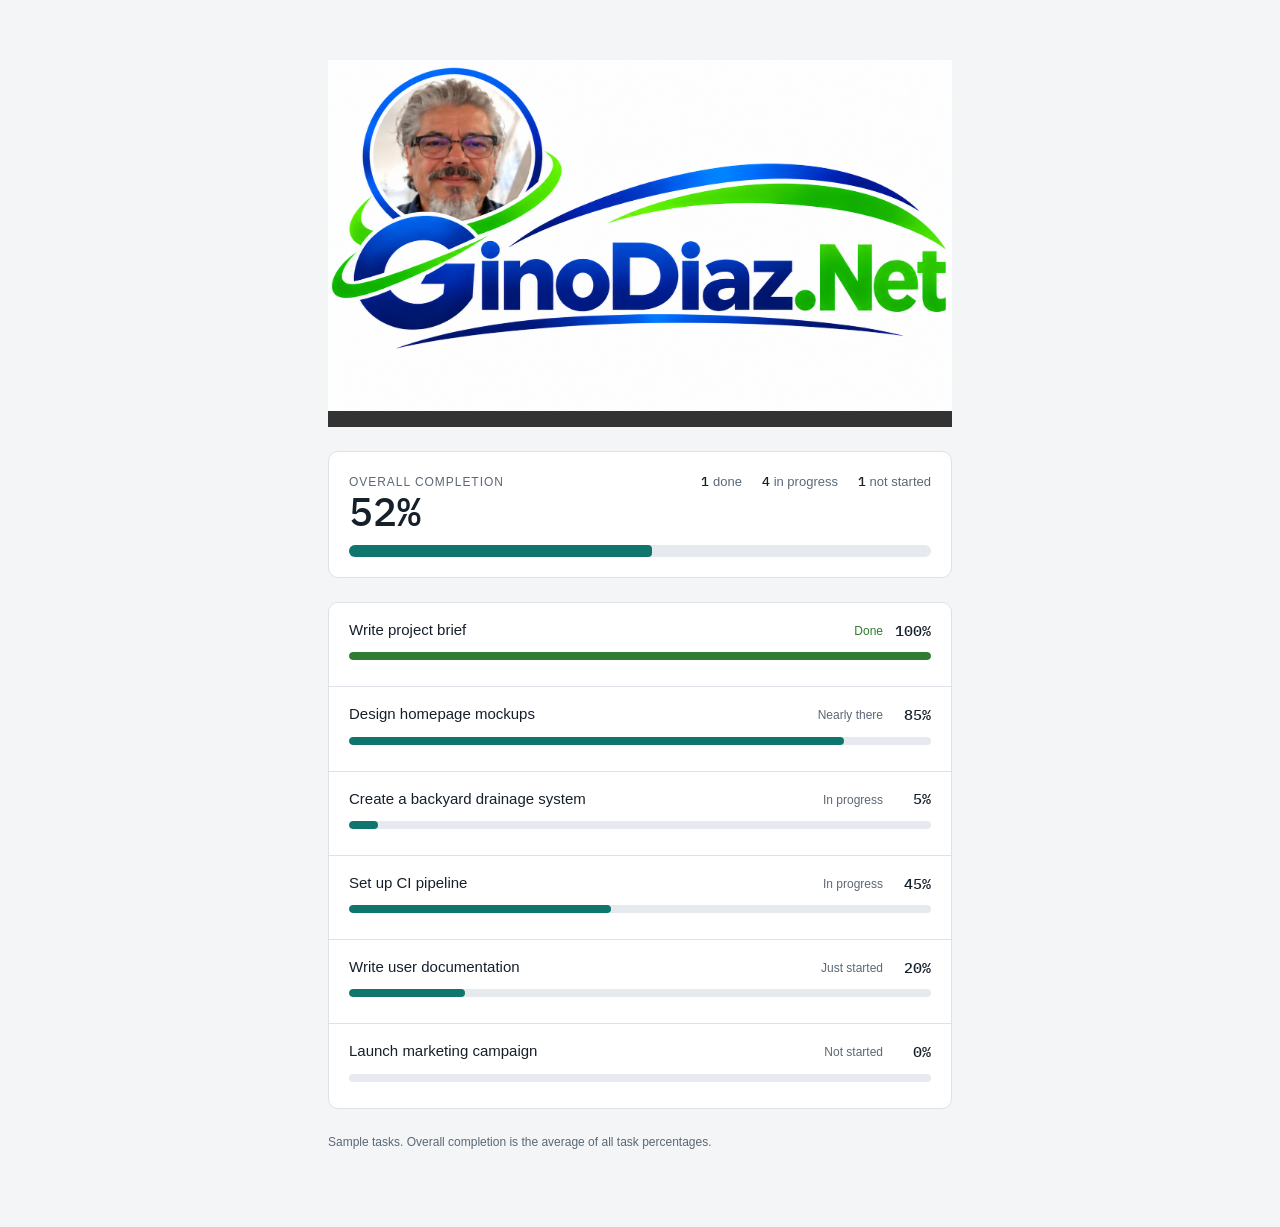
<file: src/index.html>
<!DOCTYPE html>
<html lang="en">
<head>
  <meta charset="UTF-8">
  <meta name="viewport" content="width=device-width, initial-scale=1.0">
  <link rel="stylesheet" href="styles.css">
  <title>GinoDiaz.Net</title>
<link rel="stylesheet" href="https://fonts.googleapis.com/css2?family=IBM+Plex+Mono:wght@400;500&family=IBM+Plex+Sans:wght@400;500;600&display=swap">
<style>
  /* Layout: single centered column, summary strip on top, one row per task with a progress bar beneath */
  :root {
    --bg: #f3f5f7;
    --surface: #ffffff;
    --fg: #16202a;
    --muted: #5b6875;
    --line: #dde2e8;
    --track: #e6eaee;
    --accent: #0f766e;
    --done: #2f7d32;
    --idle: #9aa5b1;
    --font-body: "IBM Plex Sans", system-ui, -apple-system, "Segoe UI", sans-serif;
    --font-data: "IBM Plex Mono", ui-monospace, "SFMono-Regular", Menlo, monospace;
  }
  @media (prefers-color-scheme: dark) {
    :root:not([data-theme="light"]) {
      --bg: #0f1519;
      --surface: #172027;
      --fg: #e8edf1;
      --muted: #93a1ad;
      --line: #27333c;
      --track: #26323b;
      --accent: #2dd4bf;
      --done: #6fcf74;
      --idle: #5d6b77;
      color-scheme: dark;
    }
  }
  :root[data-theme="dark"] {
    --bg: #0f1519;
    --surface: #172027;
    --fg: #e8edf1;
    --muted: #93a1ad;
    --line: #27333c;
    --track: #26323b;
    --accent: #2dd4bf;
    --done: #6fcf74;
    --idle: #5d6b77;
    color-scheme: dark;
  }
  body {
    background: var(--bg);
    color: var(--fg);
    font-family: var(--font-body);
    font-size: 15px;
    line-height: 1.5;
    padding-block: 40px 56px;
    padding-left: max(16px, env(safe-area-inset-left, 0px));
    padding-right: max(16px, env(safe-area-inset-right, 0px));
  }
  main { max-width: 680px; margin: 0 auto; display: flex; flex-direction: column; gap: 24px; }
  header { display: flex; flex-direction: column; gap: 4px; }
  h1 { font-size: 26px; font-weight: 600; margin: 0; letter-spacing: -0.01em; text-wrap: balance; }
  .sub { color: var(--muted); margin: 0; font-size: 14px; }

  .summary {
    background: var(--surface);
    border: 1px solid var(--line);
    border-radius: 10px;
    padding: 20px;
    display: flex; flex-direction: column; gap: 14px;
  }
  .summary-top { display: flex; align-items: baseline; justify-content: space-between; gap: 12px; flex-wrap: wrap; }
  .label { font-size: 12px; letter-spacing: 0.08em; text-transform: uppercase; color: var(--muted); }
  .big { font-family: var(--font-data); font-size: 40px; font-weight: 500; line-height: 1; font-variant-numeric: tabular-nums; }
  .counts { display: flex; gap: 20px; flex-wrap: wrap; font-size: 13px; color: var(--muted); }
  .counts b { font-family: var(--font-data); font-weight: 500; color: var(--fg); font-variant-numeric: tabular-nums; }

  .bar { height: 8px; background: var(--track); border-radius: 4px; overflow: hidden; }
  .bar > span { display: block; height: 100%; border-radius: 4px; background: var(--accent); }
  .bar.done > span { background: var(--done); }
  .bar.idle > span { background: var(--idle); }
  .bar.big-bar { height: 12px; border-radius: 6px; }

  ul { list-style: none; margin: 0; padding: 0; border: 1px solid var(--line); border-radius: 10px; background: var(--surface); }
  li { padding: 16px 20px; display: flex; flex-direction: column; gap: 10px; }
  li + li { border-top: 1px solid var(--line); }
  .row { display: flex; align-items: baseline; justify-content: space-between; gap: 12px; }
  .name { font-weight: 500; min-width: 0; overflow-wrap: anywhere; }
  .meta { display: flex; align-items: center; gap: 12px; flex-shrink: 0; }
  .status { font-size: 12px; color: var(--muted); }
  .pct { font-family: var(--font-data); font-size: 15px; font-weight: 500; min-width: 4ch; text-align: right; font-variant-numeric: tabular-nums; }
  .done-mark { color: var(--done); }

  footer { color: var(--muted); font-size: 12px; }

  @media (max-width: 440px) {
    body { padding-block: 24px 40px; }
    .big { font-size: 34px; }
    li { padding: 14px 16px; }
    .row { flex-wrap: wrap; }
  }
</style>

</head>

<body>
  <main>
    <header style="text-align:center;">
      <img src="img/GinoDiazNet_logo.v01.png"  alt="Mr.Gino" style="max-width: 100%; margin-bottom: 16px;">
    </header>
  <section class="summary" aria-label="Overall progress">
    <div class="summary-top">
      <div>
        <div class="label">Overall completion</div>
        <div class="big">52%</div>
      </div>
      <div class="counts">
        <span><b>1</b> done</span>
        <span><b>4</b> in progress</span>
        <span><b>1</b> not started</span>
      </div>
    </div>
    <div class="bar big-bar" role="progressbar" aria-valuenow="52" aria-valuemin="0" aria-valuemax="100" aria-label="Overall completion"><span style="width:52%"></span></div>
  </section>

  <ul aria-label="Tasks">
    <li>
      <div class="row">
        <span class="name">Write project brief</span>
        <span class="meta"><span class="status done-mark">Done</span><span class="pct">100%</span></span>
      </div>
      <div class="bar done" role="progressbar" aria-valuenow="100" aria-valuemin="0" aria-valuemax="100" aria-label="Write project brief"><span style="width:100%"></span></div>
    </li>
    <li>
      <div class="row">
        <span class="name">Design homepage mockups</span>
        <span class="meta"><span class="status">Nearly there</span><span class="pct">85%</span></span>
      </div>
      <div class="bar" role="progressbar" aria-valuenow="85" aria-valuemin="0" aria-valuemax="100" aria-label="Design homepage mockups"><span style="width:85%"></span></div>
    </li>
    <li>
      <div class="row">
        <span class="name">Create a backyard drainage system</span>
        <span class="meta"><span class="status">In progress</span><span class="pct">5%</span></span>
      </div>
      <div class="bar" role="progressbar" aria-valuenow="5" aria-valuemin="0" aria-valuemax="100" aria-label="Create a backyard drainage system"><span style="width:5%"></span></div>
    </li>
    <li>
      <div class="row">
        <span class="name">Set up CI pipeline</span>
        <span class="meta"><span class="status">In progress</span><span class="pct">45%</span></span>
      </div>
      <div class="bar" role="progressbar" aria-valuenow="45" aria-valuemin="0" aria-valuemax="100" aria-label="Set up CI pipeline"><span style="width:45%"></span></div>
    </li>
    <li>
      <div class="row">
        <span class="name">Write user documentation</span>
        <span class="meta"><span class="status">Just started</span><span class="pct">20%</span></span>
      </div>
      <div class="bar" role="progressbar" aria-valuenow="20" aria-valuemin="0" aria-valuemax="100" aria-label="Write user documentation"><span style="width:20%"></span></div>
    </li>
    <li>
      <div class="row">
        <span class="name">Launch marketing campaign</span>
        <span class="meta"><span class="status">Not started</span><span class="pct">0%</span></span>
      </div>
      <div class="bar idle" role="progressbar" aria-valuenow="0" aria-valuemin="0" aria-valuemax="100" aria-label="Launch marketing campaign"><span style="width:0%"></span></div>
    </li>
  </ul>

  <footer>Sample tasks. Overall completion is the average of all task percentages.</footer>
  </main>
</body>
</html>
</file>
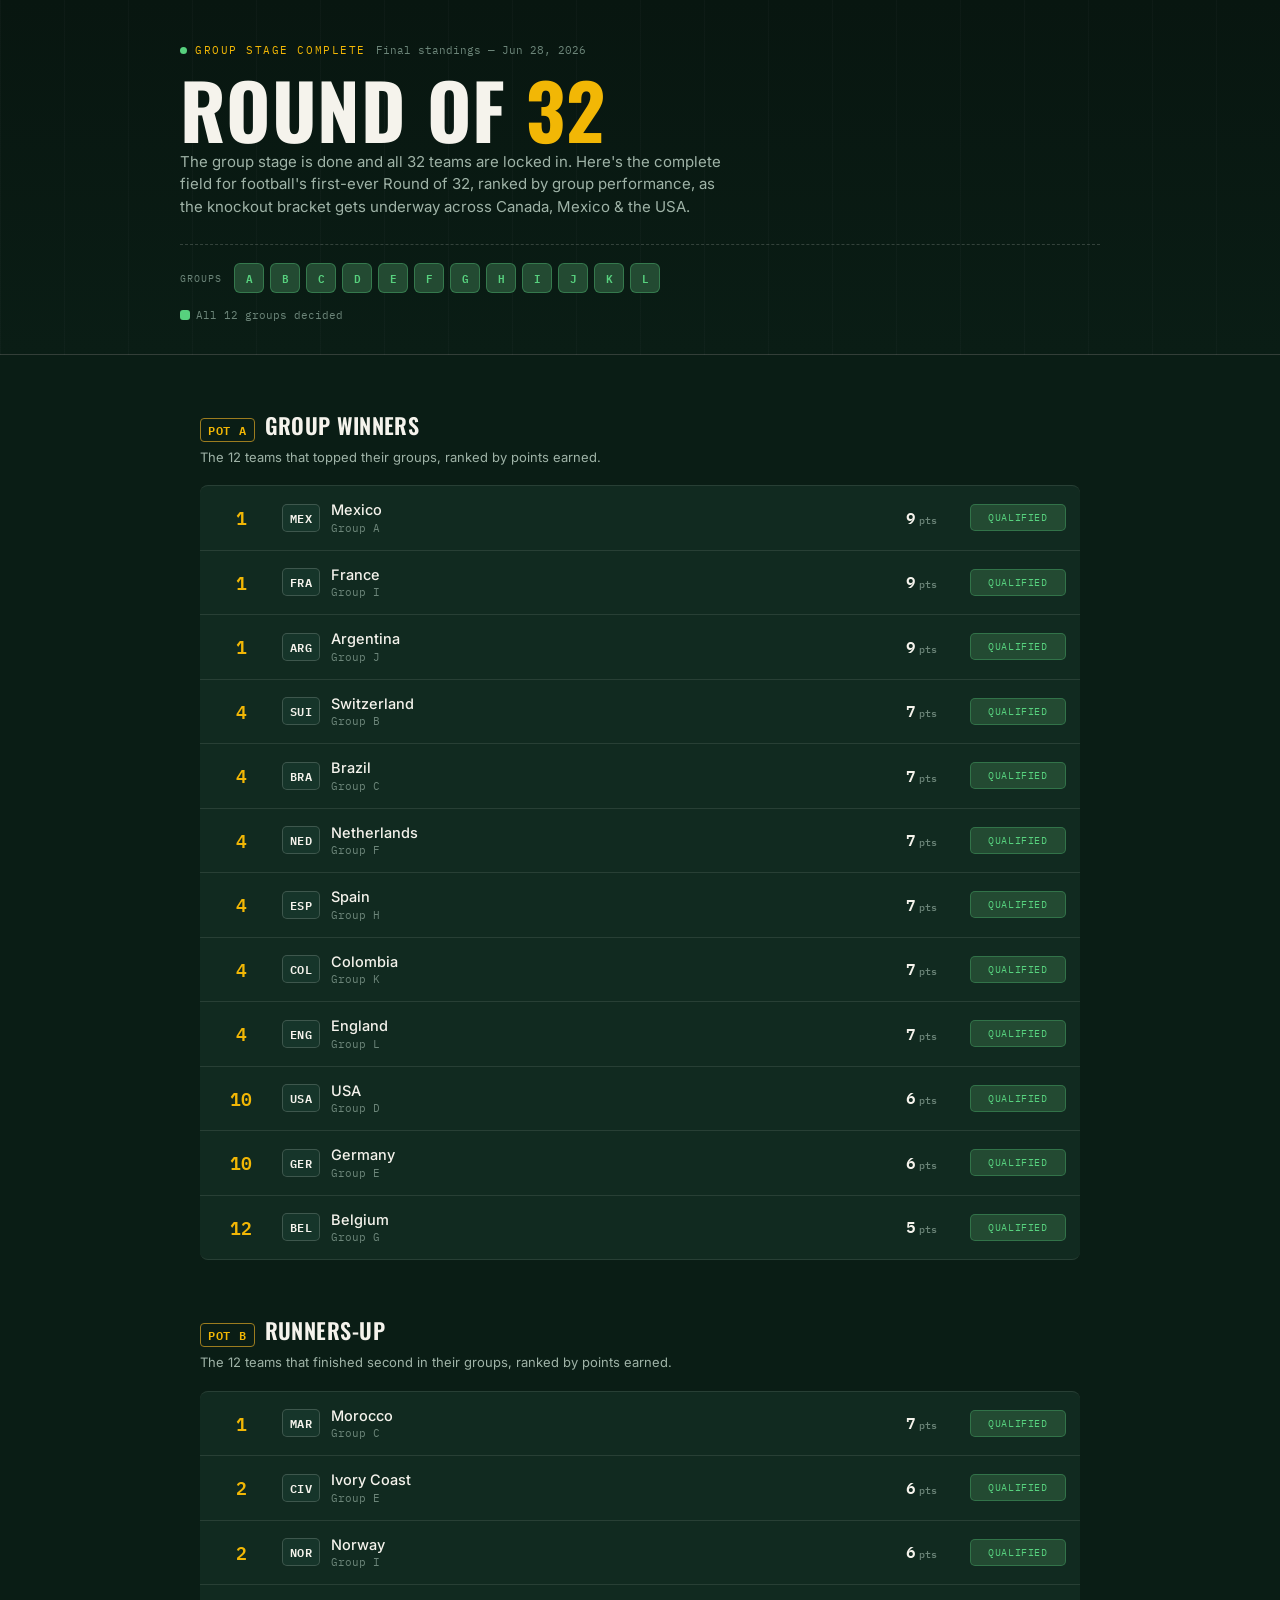
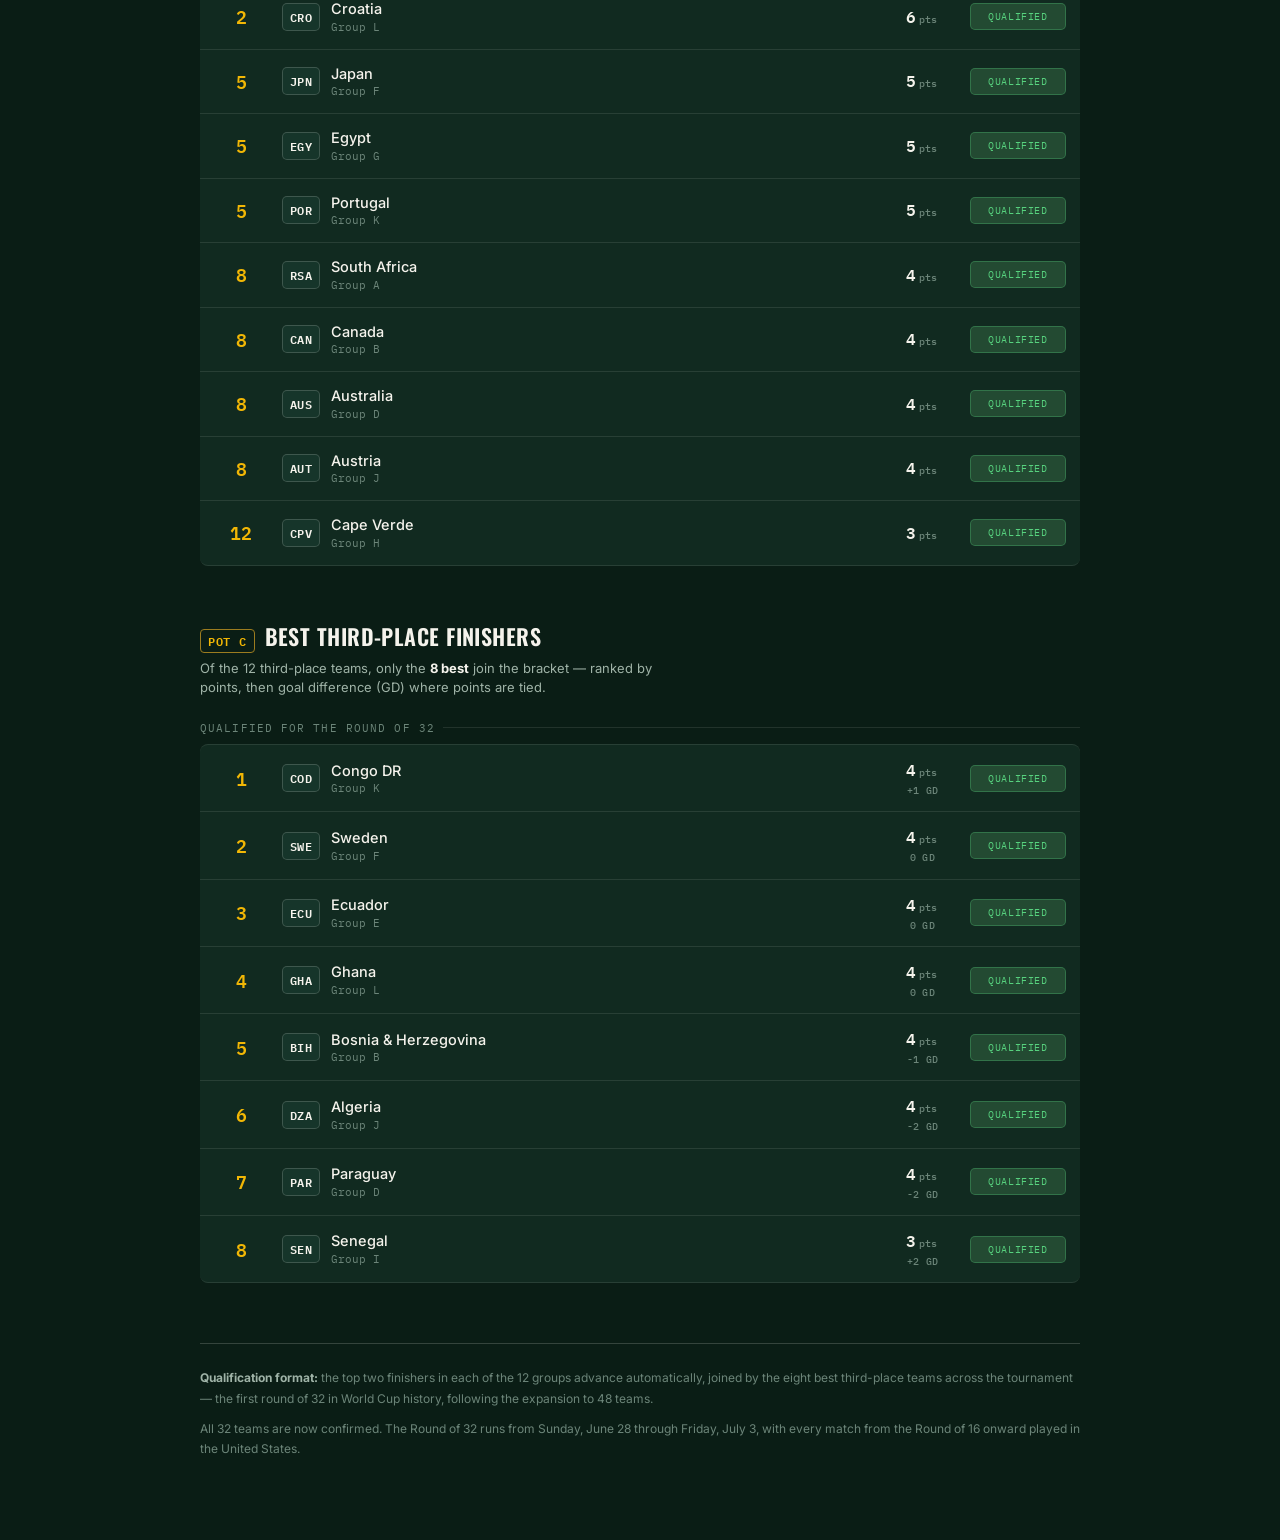
<file: src/round-of-32-tracker.html>
<!DOCTYPE html>
<html lang="en">
<head>
<meta charset="UTF-8">
<meta name="viewport" content="width=device-width, initial-scale=1.0">
<title>Round of 32 — Final Rankings</title>
<link rel="preconnect" href="https://fonts.googleapis.com">
<link href="https://fonts.googleapis.com/css2?family=Oswald:wght@400;500;600;700&family=Inter:wght@400;500;600&family=IBM+Plex+Mono:wght@500;600&display=swap" rel="stylesheet">
<style>
  :root{
    --bg:#0a1d15;
    --bg-2:#081610;
    --surface:#112a20;
    --surface-2:#16352a;
    --line:rgba(245,243,236,0.10);
    --line-strong:rgba(245,243,236,0.18);
    --ink:#f5f3ec;
    --ink-dim:#9fb3a7;
    --ink-faint:#6c8579;
    --gold:#f2b705;
    --gold-dim:#9c7c1f;
    --green:#57d17e;
    --green-dim:#234a32;
    --coral:#ff6b5b;
    --coral-dim:#4a2620;
    --font-display:'Oswald',"Arial Narrow",sans-serif;
    --font-body:'Inter',system-ui,-apple-system,sans-serif;
    --font-mono:'IBM Plex Mono',"SFMono-Regular",Consolas,monospace;
  }

  @media (prefers-reduced-motion: reduce){
    *{ animation-duration:0.001ms !important; animation-iteration-count:1 !important; transition-duration:0.001ms !important; }
  }

  *{ box-sizing:border-box; }
  html,body{ margin:0; padding:0; }
  body{
    background:
      radial-gradient(ellipse 900px 500px at 15% -10%, rgba(242,183,5,0.08), transparent 60%),
      radial-gradient(ellipse 700px 500px at 100% 0%, rgba(87,209,126,0.07), transparent 55%),
      var(--bg);
    color:var(--ink);
    font-family:var(--font-body);
    -webkit-font-smoothing:antialiased;
    line-height:1.5;
  }
  a{ color:inherit; }

  .wrap{ max-width:920px; margin:0 auto; padding:0 20px 80px; }

  /* ---------- Hero / Scoreboard header ---------- */
  .hero{
    border-bottom:1px solid var(--line-strong);
    background:
      repeating-linear-gradient(90deg, rgba(245,243,236,0.025) 0 1px, transparent 1px 64px),
      linear-gradient(180deg, var(--bg-2), var(--bg));
    padding:42px 20px 30px;
  }
  .hero-inner{ max-width:920px; margin:0 auto; }
  .eyebrow-row{
    display:flex; align-items:center; gap:10px; flex-wrap:wrap;
    margin-bottom:14px;
  }
  .eyebrow{
    font-family:var(--font-mono); font-size:11px; letter-spacing:0.14em; text-transform:uppercase;
    color:var(--gold); display:flex; align-items:center; gap:8px;
  }
  .pulse-dot{
    width:7px; height:7px; border-radius:50%; background:var(--green);
  }
  .timestamp{ font-family:var(--font-mono); font-size:11px; color:var(--ink-faint); }

  h1{
    font-family:var(--font-display); font-weight:700; text-transform:uppercase;
    font-size:clamp(40px,9vw,76px); line-height:0.95; letter-spacing:0.01em;
    margin:0 0 6px;
    color:var(--ink);
  }
  h1 .accent{ color:var(--gold); }
  .hero-sub{
    font-size:15px; color:var(--ink-dim); max-width:560px; margin:0 0 26px;
  }

  .tracker-strip{
    display:flex; gap:6px; flex-wrap:wrap; align-items:center;
    padding-top:18px; border-top:1px dashed var(--line-strong);
  }
  .tracker-label{
    font-family:var(--font-mono); font-size:10px; letter-spacing:0.1em; text-transform:uppercase;
    color:var(--ink-faint); margin-right:6px;
  }
  .grp-chip{
    font-family:var(--font-mono); font-size:11px; font-weight:600;
    width:30px; height:30px; border-radius:6px;
    display:flex; align-items:center; justify-content:center;
    border:1px solid var(--line-strong);
    color:var(--ink-dim);
  }
  .grp-chip.final{ background:var(--green-dim); border-color:rgba(87,209,126,0.35); color:var(--green); }

  .legend{ display:flex; gap:16px; margin-top:14px; flex-wrap:wrap; }
  .legend-item{ display:flex; align-items:center; gap:6px; font-size:11px; color:var(--ink-faint); font-family:var(--font-mono); }
  .legend-swatch{ width:10px; height:10px; border-radius:3px; }

  /* ---------- Section scaffolding ---------- */
  section.pot{ margin-top:54px; }
  .pot-head{
    display:flex; justify-content:space-between; align-items:baseline; gap:16px;
    margin-bottom:6px; flex-wrap:wrap;
  }
  .pot-title{
    font-family:var(--font-display); text-transform:uppercase; font-weight:600;
    font-size:22px; letter-spacing:0.02em; color:var(--ink);
    display:flex; align-items:baseline; gap:10px;
  }
  .pot-title .pot-no{
    font-family:var(--font-mono); font-size:12px; color:var(--gold); border:1px solid var(--gold-dim);
    padding:2px 7px; border-radius:4px; letter-spacing:0.06em;
  }
  .pot-desc{ font-size:13px; color:var(--ink-dim); max-width:480px; margin:0 0 18px; }

  .row{
    display:grid;
    grid-template-columns:54px 1fr 70px 96px;
    align-items:center;
    gap:14px;
    padding:13px 14px;
    border-bottom:1px solid var(--line);
    background:var(--surface);
    opacity:0; transform:translateY(8px) rotateX(-12deg);
    transition:opacity 0.5s ease, transform 0.5s cubic-bezier(.2,.8,.2,1);
    transform-origin:top center;
  }
  .row:first-child{ border-top:1px solid var(--line); border-radius:8px 8px 0 0; }
  .row:last-child{ border-radius:0 0 8px 8px; }
  .row.in-view{ opacity:1; transform:translateY(0) rotateX(0deg); }
  .row:hover{ background:var(--surface-2); }

  .rank{
    font-family:var(--font-mono); font-weight:600; font-size:18px; color:var(--gold);
    text-align:center;
  }
  .team{ display:flex; align-items:center; gap:11px; min-width:0; }
  .code{
    font-family:var(--font-mono); font-weight:600; font-size:12px;
    background:var(--surface-2); border:1px solid var(--line-strong);
    color:var(--ink); padding:4px 7px; border-radius:5px; letter-spacing:0.03em;
    flex-shrink:0;
  }
  .team-text{ min-width:0; }
  .team-name{ font-size:14.5px; font-weight:500; color:var(--ink); white-space:nowrap; overflow:hidden; text-overflow:ellipsis; }
  .team-group{ font-family:var(--font-mono); font-size:10.5px; color:var(--ink-faint); }

  .pts{ font-family:var(--font-mono); font-weight:600; font-size:16px; text-align:center; color:var(--ink); }
  .pts span{ font-size:10px; color:var(--ink-faint); font-weight:500; margin-left:3px; }
  .pts .gd{ display:block; font-size:9.5px; color:var(--ink-faint); font-weight:500; margin-top:2px; letter-spacing:0.02em; }

  .status{
    font-family:var(--font-mono); font-size:10px; letter-spacing:0.06em; text-transform:uppercase;
    padding:5px 8px; border-radius:5px; text-align:center; justify-self:end;
    width:100%;
  }
  .status.final{ background:var(--green-dim); color:var(--green); border:1px solid rgba(87,209,126,0.3); }
  .status.pending{ background:var(--coral-dim); color:var(--coral); border:1px solid rgba(255,107,91,0.35); }

  .tier-label{
    font-family:var(--font-mono); font-size:11px; letter-spacing:0.1em; text-transform:uppercase;
    color:var(--ink-faint); margin:22px 0 8px; display:flex; align-items:center; gap:8px;
  }
  .tier-label::after{ content:""; flex:1; height:1px; background:var(--line); }
  .tier-note{ font-size:12px; color:var(--ink-faint); margin:8px 2px 0; }

  /* mobile */
  @media (max-width:600px){
    .row{ grid-template-columns:38px 1fr 54px; gap:8px; padding:11px 10px; }
    .status{ display:none; }
    .team-name{ font-size:13.5px; }
    .rank{ font-size:15px; }
    h1{ font-size:clamp(34px,13vw,54px); }
  }

  footer{
    margin-top:60px; padding-top:24px; border-top:1px solid var(--line-strong);
    font-size:12px; color:var(--ink-faint); line-height:1.7;
  }
  footer strong{ color:var(--ink-dim); }
  footer .src{ margin-top:10px; }
</style>
</head>
<body>

<div class="hero">
  <div class="hero-inner">
    <div class="eyebrow-row">
      <span class="eyebrow"><span class="pulse-dot"></span>Group stage complete</span>
      <span class="timestamp" id="snapshot-time">Final standings — Jun 28, 2026</span>
    </div>
    <h1>Round of <span class="accent">32</span></h1>
    <p class="hero-sub">The group stage is done and all 32 teams are locked in. Here's the complete field for football's first-ever Round of 32, ranked by group performance, as the knockout bracket gets underway across Canada, Mexico &amp; the USA.</p>

    <div class="tracker-strip" id="tracker-strip">
      <span class="tracker-label">Groups</span>
    </div>
    <div class="legend">
      <span class="legend-item"><span class="legend-swatch" style="background:var(--green);"></span>All 12 groups decided</span>
    </div>
  </div>
</div>

<div class="wrap">

  <section class="pot" id="pot-a">
    <div class="pot-head">
      <div class="pot-title"><span class="pot-no">POT A</span>Group Winners</div>
    </div>
    <p class="pot-desc">The 12 teams that topped their groups, ranked by points earned.</p>
    <div class="rows" id="rows-a"></div>
  </section>

  <section class="pot" id="pot-b">
    <div class="pot-head">
      <div class="pot-title"><span class="pot-no">POT B</span>Runners-Up</div>
    </div>
    <p class="pot-desc">The 12 teams that finished second in their groups, ranked by points earned.</p>
    <div class="rows" id="rows-b"></div>
  </section>

  <section class="pot" id="pot-c">
    <div class="pot-head">
      <div class="pot-title"><span class="pot-no">POT C</span>Best Third-Place Finishers</div>
    </div>
    <p class="pot-desc">Of the 12 third-place teams, only the <strong style="color:var(--ink);">8 best</strong> join the bracket — ranked by points, then goal difference (GD) where points are tied.</p>

    <div class="tier-label">Qualified for the Round of 32</div>
    <div class="rows" id="rows-c1"></div>

 <!--   <div class="tier-label">Eliminated — missed the cut</div>
    <div class="rows" id="rows-c2"></div> 
    <p class="tier-note">Senegal took the 8th and final spot on goal difference (+2), edging out Iran, South Korea and Scotland — all level on 3 points.</p>
    --->
  </section>

  <footer>
    <div><strong>Qualification format:</strong> the top two finishers in each of the 12 groups advance automatically, joined by the eight best third-place teams across the tournament — the first round of 32 in World Cup history, following the expansion to 48 teams.</div>
    <div class="src">All 32 teams are now confirmed. The Round of 32 runs from Sunday, June 28 through Friday, July 3, with every match from the Round of 16 onward played in the United States.</div>
  </footer>

</div>

<script>
// ---------------------------------------------------------------
// Source data: one row per team, per group. Update this block as
// results come in — everything below derives automatically from it.
// ---------------------------------------------------------------
const GROUPS = {
  A: { final:true,  teams:[
        {name:"Mexico", code:"MEX", pts:9},
        {name:"South Africa", code:"RSA", pts:4},
        {name:"Korea Republic", code:"KOR", pts:3},
        {name:"Czechia", code:"CZE", pts:1},
      ]},
  B: { final:true,  teams:[
        {name:"Switzerland", code:"SUI", pts:7},
        {name:"Canada", code:"CAN", pts:4},
        {name:"Bosnia & Herzegovina", code:"BIH", pts:4},
        {name:"Qatar", code:"QAT", pts:1},
      ]},
  C: { final:true,  teams:[
        {name:"Brazil", code:"BRA", pts:7},
        {name:"Morocco", code:"MAR", pts:7},
        {name:"Scotland", code:"SCO", pts:3},
        {name:"Haiti", code:"HTI", pts:0},
      ]},
  D: { final:true,  teams:[
        {name:"USA", code:"USA", pts:6},
        {name:"Australia", code:"AUS", pts:4},
        {name:"Paraguay", code:"PAR", pts:4},
        {name:"Türkiye", code:"TUR", pts:3},
      ]},
  E: { final:true,  teams:[
        {name:"Germany", code:"GER", pts:6},
        {name:"Ivory Coast", code:"CIV", pts:6},
        {name:"Ecuador", code:"ECU", pts:4},
        {name:"Curaçao", code:"CUW", pts:1},
      ]},
  F: { final:true,  teams:[
        {name:"Netherlands", code:"NED", pts:7},
        {name:"Japan", code:"JPN", pts:5},
        {name:"Sweden", code:"SWE", pts:4},
        {name:"Tunisia", code:"TUN", pts:0},
      ]},
  G: { final:true,  teams:[
        {name:"Belgium", code:"BEL", pts:5},
        {name:"Egypt", code:"EGY", pts:5},
        {name:"IR Iran", code:"IRN", pts:3},
        {name:"New Zealand", code:"NZL", pts:1},
      ]},
  H: { final:true,  teams:[
        {name:"Spain", code:"ESP", pts:7},
        {name:"Cape Verde", code:"CPV", pts:3},
        {name:"Uruguay", code:"URU", pts:2},
        {name:"Saudi Arabia", code:"KSA", pts:2},
      ]},
  I: { final:true,  teams:[
        {name:"France", code:"FRA", pts:9},
        {name:"Norway", code:"NOR", pts:6},
        {name:"Senegal", code:"SEN", pts:3},
        {name:"Iraq", code:"IRQ", pts:0},
      ]},
  J: { final:true,  teams:[
        {name:"Argentina", code:"ARG", pts:9},
        {name:"Austria", code:"AUT", pts:4},
        {name:"Algeria", code:"DZA", pts:4},
        {name:"Jordan", code:"JOR", pts:0},
      ]},
  K: { final:true,  teams:[
        {name:"Colombia", code:"COL", pts:7},
        {name:"Portugal", code:"POR", pts:5},
        {name:"Congo DR", code:"COD", pts:4},
        {name:"Uzbekistan", code:"UZB", pts:0},
      ]},
  L: { final:true,  teams:[
        {name:"England", code:"ENG", pts:7},
        {name:"Croatia", code:"CRO", pts:6},
        {name:"Ghana", code:"GHA", pts:4},
        {name:"Panama", code:"PAN", pts:0},
      ]},
};

// ---------------------------------------------------------------
// Derive Pot A (winners), Pot B (runners-up), Pot C (third place)
// ---------------------------------------------------------------
function buildPot(posIndex){
  const list = [];
  Object.entries(GROUPS).forEach(([g, data])=>{
    const t = data.teams[posIndex];
    list.push({ ...t, group:g, qualified:true });
  });
  list.sort((a,b)=> b.pts - a.pts);
  let rank = 0, lastPts = null;
  list.forEach((t,i)=>{
    if(t.pts !== lastPts){ rank = i+1; lastPts = t.pts; }
    t.rank = rank;
  });
  return list;
}

const potA = buildPot(0);
const potB = buildPot(1);

// Third-place finishers can't be ranked from points alone — goal
// difference (and beyond) breaks the ties, so this list reflects the
// official final tiebreak order rather than being derived above.
const potC = [
  {rank:1,  name:"Congo DR",      code:"COD", group:"K", pts:4, gd:"+1"},
  {rank:2,  name:"Sweden",        code:"SWE", group:"F", pts:4, gd:"0"},
  {rank:3,  name:"Ecuador",       code:"ECU", group:"E", pts:4, gd:"0"},
  {rank:4,  name:"Ghana",         code:"GHA", group:"L", pts:4, gd:"0"},
  {rank:5,  name:"Bosnia & Herzegovina", code:"BIH", group:"B", pts:4, gd:"-1"},
  {rank:6,  name:"Algeria",       code:"DZA", group:"J", pts:4, gd:"-2"},
  {rank:7,  name:"Paraguay",      code:"PAR", group:"D", pts:4, gd:"-2"},
  {rank:8,  name:"Senegal",       code:"SEN", group:"I", pts:3, gd:"+2"},
  {rank:9,  name:"IR Iran",       code:"IRN", group:"G", pts:3, gd:"0"},
  {rank:10, name:"Korea Republic",code:"KOR", group:"A", pts:3, gd:null},
  {rank:11, name:"Scotland",      code:"SCO", group:"C", pts:3, gd:"-3"},
  {rank:12, name:"Uruguay",       code:"URU", group:"H", pts:2, gd:"-1"},
].map(t => ({ ...t, qualified: t.rank <= 8 }));

// ---------------------------------------------------------------
// Render
// ---------------------------------------------------------------
function rowHTML(t){
  const statusClass = t.qualified ? "final" : "pending";
  const statusText = t.qualified ? "Qualified" : "Eliminated";
  const gdTag = t.gd ? `<span class="gd">${t.gd} GD</span>` : "";
  return `
    <div class="row">
      <div class="rank">${t.rank}</div>
      <div class="team">
        <span class="code">${t.code}</span>
        <div class="team-text">
          <div class="team-name">${t.name}</div>
          <div class="team-group">Group ${t.group}</div>
        </div>
      </div>
      <div class="pts">${t.pts}<span>pt${t.pts===1?'':'s'}</span>${gdTag}</div>
      <div class="status ${statusClass}">${statusText}</div>
    </div>`;
}

document.getElementById("rows-a").innerHTML = potA.map(rowHTML).join("");
document.getElementById("rows-b").innerHTML = potB.map(rowHTML).join("");

document.getElementById("rows-c1").innerHTML = potC.filter(t=>t.qualified).map(rowHTML).join("");
<!--document.getElementById("rows-c2").innerHTML = potC.filter(t=>!t.qualified).map(rowHTML).join("");-->

// Group tracker chips
const stripEl = document.getElementById("tracker-strip");
Object.entries(GROUPS).forEach(([g,data])=>{
  const chip = document.createElement("div");
  chip.className = "grp-chip final";
  chip.textContent = g;
  chip.title = "Group " + g + " — decided";
  stripEl.appendChild(chip);
});

// Reveal-on-scroll for rows (the "split-flap" entrance)
const rows = document.querySelectorAll(".row");
const reduceMotion = window.matchMedia("(prefers-reduced-motion: reduce)").matches;
if(reduceMotion){
  rows.forEach(r=>r.classList.add("in-view"));
}else{
  const io = new IntersectionObserver((entries)=>{
    entries.forEach((entry, i)=>{
      if(entry.isIntersecting){
        setTimeout(()=>entry.target.classList.add("in-view"), i*35);
        io.unobserve(entry.target);
      }
    });
  }, { threshold:0.15, rootMargin:"0px 0px -40px 0px" });
  rows.forEach(r=>io.observe(r));
}
</script>
</body>
</html>
</file>
<file: src/styles.css>
* {
  font-family: Arial, Helvetica, sans-serif;
}

html, body {
  margin: 0;
  border: 0;
  padding: 0;
  background-color: #f1f1f1;
}

main {
  margin: auto;
  width: 50%;
  padding: 20px;
}

main > h1 {
  text-align: center;
  font-size: 3.5em;
}

main > header {
  text-align: center;
  font-size: 3.5em;
  background-color: #333333;
}
ol {
  margin-top: 20px;
  margin-right: -5px;
    border-right: 3px solid #cc0505;

}
li {
  margin-bottom: 10px;
}
ul li {
  margin: none;
}
.container-float {
  overflow: auto; /* Clears the float */
}

.body {
  background: ;
  height: 100%;
}
.tree {
    width: max-content;
 }
/*
Source - https://stackoverflow.com/a/76979798
Posted by scrhartley, modified by community. See post 'Timeline' for change history
Retrieved 2026-03-06, License - CC BY-SA 4.0
*/

* {margin: 0; padding: 0;}

.tree ul {
    padding-top: 20px; position: relative;

    transition: all 0.5s;
    -webkit-transition: all 0.5s;
    -moz-transition: all 0.5s;
}

.tree li {
    float: left; text-align: center;
    list-style-type: none;
    position: relative;
    padding: 20px 5px 0 5px;

    transition: all 0.5s;
    -webkit-transition: all 0.5s;
    -moz-transition: all 0.5s;
}

/*We will use ::before and ::after to draw the connectors*/

.tree li::before, .tree li::after{
    content: '';
    position: absolute; top: 0; right: 50%;
    border-top: 1px solid #ccc;
    width: 50%; height: 20px;
}

/*We need to remove left-right connectors from elements without 
any siblings*/
.tree li:only-child::after, .tree li:only-child::before {
    display: none;
}

/*Remove space from the top of single children*/
.tree li:only-child{ padding-top: 0;}


/*Time to add downward connectors from parents*/
.tree ul ul::before{
    content: '';
    position: absolute; top: 0;
    border-left: 1px solid #ccc;
    width: 0; height: 20px;
}

.tree li a{
    border: 1px solid #ccc;
    padding: 5px 10px;
    text-decoration: none;
    color: #666;
    font-family: arial, verdana, tahoma;
    font-size: 11px;
    display: inline-block;

    border-radius: 5px;
    -webkit-border-radius: 5px;
    -moz-border-radius: 5px;

    transition: all 0.5s;
    -webkit-transition: all 0.5s;
    -moz-transition: all 0.5s;
}

/*Time for some hover effects*/
/*We will apply the hover effect the the lineage of the element also*/
.tree li a:hover, .tree li a:hover+ul li a {
    background: #c8e4f8; color: #000; border: 1px solid #94a0b4;
}
/*Connector styles on hover*/
.tree li a:hover+ul li::after, 
.tree li a:hover+ul li::before, 
.tree li a:hover+ul::before, 
.tree li a:hover+ul ul::before{
    border-color:  #94a0b4;
}

.tree ul ul ul ul li a {
    position: relative;
    left: 50%;
    transform: translateX(-50%);
    padding: 5px 10px;
    text-decoration: none;
    color: #666;
    font-family: arial, verdana, tahoma;
    font-size: 11px;
    border: 1px solid #ccc;
    border-radius: 5px;
    -webkit-border-radius: 5px;
    -moz-border-radius: 5px;
    transition: all 0.5s;
    -webkit-transition: all 0.5s;
    -moz-transition: all 0.5s;
    /*writing-mode: vertical-rl !important;*/ /* Vertical orientation */
    text-orientation: mixed !important;
    white-space: nowrap; /* Prevent text from wrapping */
}



.tree ul ul ul {
    padding-top : 0;
}

.tree > ul > li > ul > li > ul > li {
    padding: 0 0 0 20px;
    display: flex;
    align-items: center;
    clear: left;
    position: relative;
    left: 50%;
}
.tree > ul > li > ul > li > ul > li::before {
    height: 100%;
}
.tree > ul > li > ul > li > ul > li:last-child::before {
    height: 50%;
}

.tree > ul > li > ul > li > ul > li > a {
    writing-mode: vertical-rl;
}


.tree ul ul ul li::before {
    width: 20px;
    left: 0;
    border-left: 1px solid #ccc;
    border-top: none;
}
.tree ul ul ul li:last-child::before {
    border-bottom: 1px solid #ccc;
    border-radius: 0 0 0 5px;
    -webkit-border-radius: 0 0 0 5px;
    -moz-border-radius: 0 0 0 5px;
}
.tree ul ul ul li::after {
    width: 20px;
    top: 50%;
    left: 0;
    border-left: 1px solid #ccc;
}

.tree ul ul ul ul {
    display: inline-block;
    padding: 0 0 0 20px;
}

.tree ul ul ul ul::before {
    border-left: none;
    border-top: 1px solid #ccc;
    width: 20px;
    left: 0;
    top: 50%;
}

.tree ul ul ul ul li {
    float: none;
    padding: 5px 0 5px 20px;
}

.tree ul ul ul ul li:first-child::before,
.tree ul ul ul li:last-child::after {
    border: 0 none;
}
.tree ul ul ul ul li:first-child::after{
    border-radius: 5px 0 0 0;
    -webkit-border-radius: 5px 0 0 0;
    -moz-border-radius: 5px 0 0 0;
}
</file>
